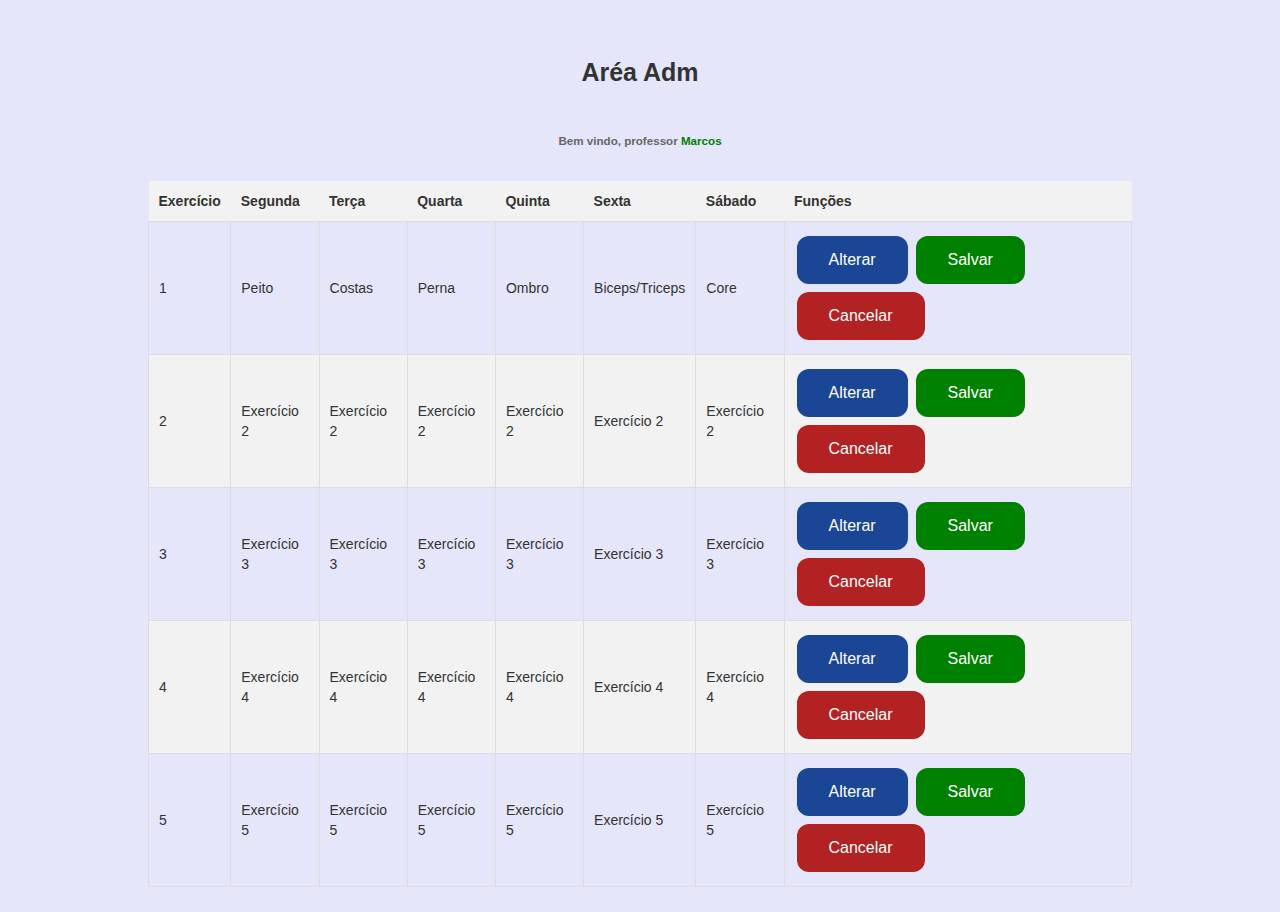
<file: XtremeGym/src/main/webapp/areaAdmEditar/telaEditar.html>
<!DOCTYPE html>
<html lang="en">

<head>
    <meta charset="UTF-8">
    <title>Edição de Aluno</title>
    <link rel="stylesheet" href="telaEditar.css">
</head>
<body>
<h1>Aréa Adm</h1>
<h5> Bem vindo, professor <span>Marcos</span> </h5>
<div class="table-container">
    <table class="responsive-table">
        <thead>
        <tr>
            <th>Exercício</th>
            <th>Segunda</th>
            <th>Terça</th>
            <th>Quarta</th>
            <th>Quinta</th>
            <th>Sexta</th>
            <th>Sábado</th>
            <th>Funções</th>
        </tr>
        </thead>
        <tbody>
        <tr>
            <td>1</td>
            <td>Peito</td>
            <td>Costas</td>
            <td>Perna</td>
            <td>Ombro</td>
            <td>Biceps/Triceps</td>
            <td>Core</td>
            <td>
                <button type="button" class="btn-alterar">Alterar</button>
                <button type="button" class="btn-salvar">Salvar</button>
                <button type="button" class="btn-cancelar">Cancelar</button>

            </td>
        </tr>
        <tr>
            <td>2</td>
            <td>Exercício 2</td>
            <td>Exercício 2</td>
            <td>Exercício 2</td>
            <td>Exercício 2</td>
            <td>Exercício 2</td>
            <td>Exercício 2</td>
            <td>
                <button type="button" class="btn-alterar">Alterar</button>
                <button type="button" class="btn-salvar">Salvar</button>
                <button type="button" class="btn-cancelar">Cancelar</button>

            </td>
        </tr>
        <tr>
            <td>3</td>
            <td>Exercício 3</td>
            <td>Exercício 3</td>
            <td>Exercício 3</td>
            <td>Exercício 3</td>
            <td>Exercício 3</td>
            <td>Exercício 3</td>
            <td>
                <button type="button" class="btn-alterar">Alterar</button>
                <button type="button" class="btn-salvar">Salvar</button>
                <button type="button" class="btn-cancelar">Cancelar</button>

            </td>
        </tr>
        <tr>
            <td>4</td>
            <td>Exercício 4</td>
            <td>Exercício 4</td>
            <td>Exercício 4</td>
            <td>Exercício 4</td>
            <td>Exercício 4</td>
            <td>Exercício 4</td>
            <td>
                <button type="button" class="btn-alterar">Alterar</button>
                <button type="button" class="btn-salvar">Salvar</button>
                <button type="button" class="btn-cancelar">Cancelar</button>
            </td>
        </tr>
        <tr>
            <td>5</td>
            <td>Exercício 5</td>
            <td>Exercício 5</td>
            <td>Exercício 5</td>
            <td>Exercício 5</td>
            <td>Exercício 5</td>
            <td>Exercício 5</td>
            <td>
                <button type="button" class="btn-alterar">Alterar</button>
                <button type="button" class="btn-salvar">Salvar</button>
                <button type="button" class="btn-cancelar">Cancelar</button>
            </td>
        </tr>
        </tbody>
    </table>
</div>
</body>
</html>
</file>
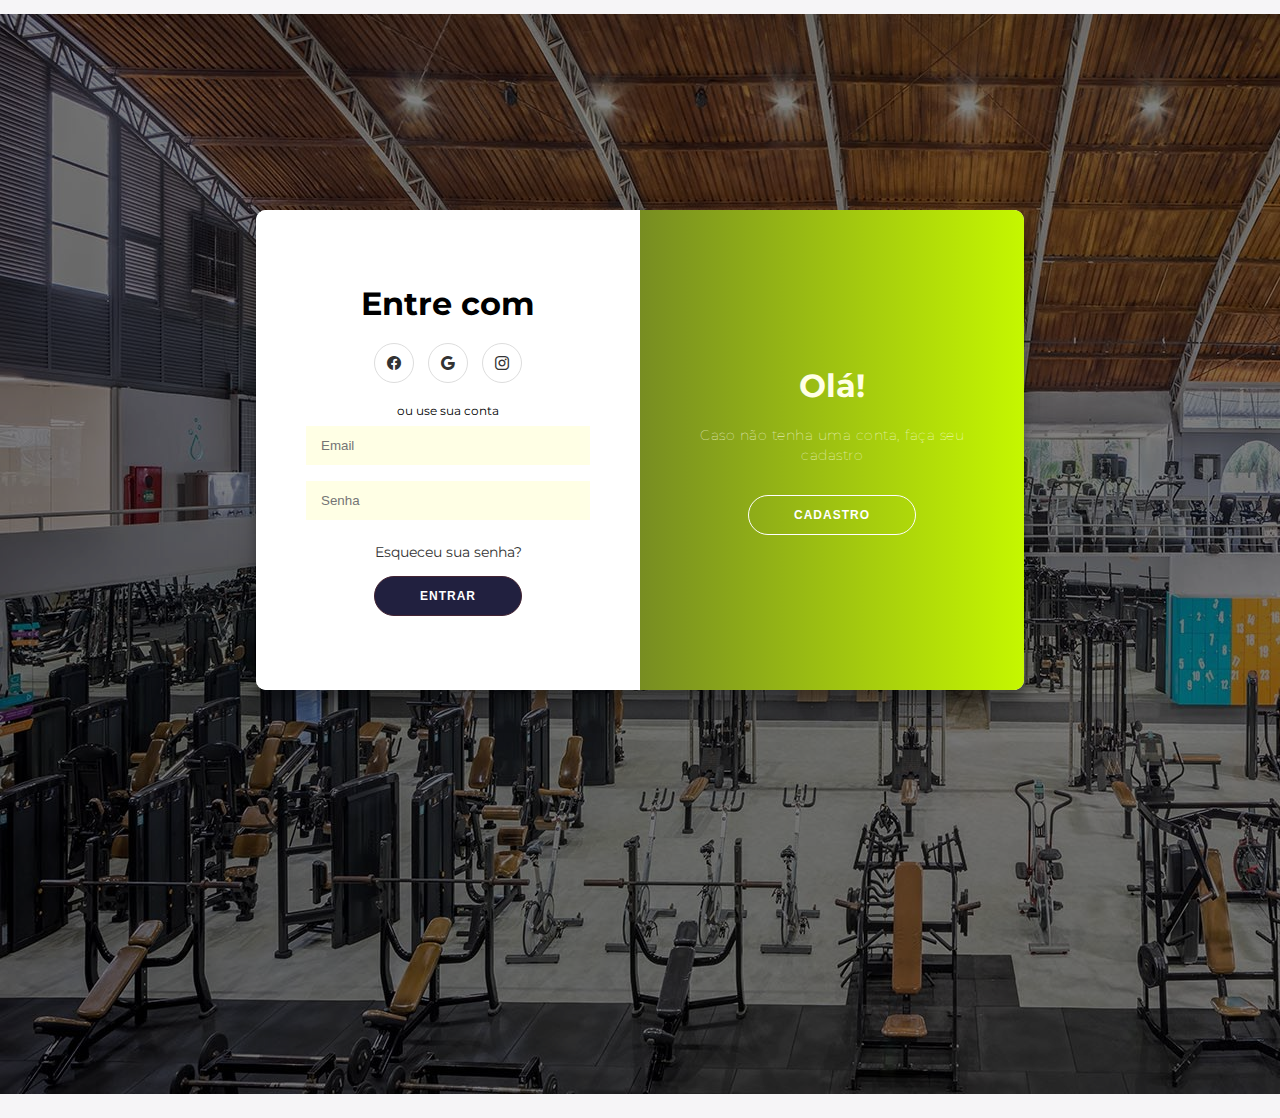
<file: XtremeGym/src/main/webapp/WEB-INF/loginCadastro.html>
<!DOCTYPE html>
<html lang="pt-br">
<head>
  <meta charset="UTF-8">
  <link rel="stylesheet" href="loginCadastro.css">
  <link rel="stylesheet" href="https://cdn.jsdelivr.net/npm/bootstrap-icons@1.10.4/font/bootstrap-icons.css">
</head>
<body>
<h2>Atgfweftasrfasrfas</h2>
<div id="Imagemfundo">
  <img src="academia%20xtreme.jpg" alt="Imagem de Fundo">
</div>
<div class="container" id="container">
  <div class="form-container sign-up-container">
    <form action="#">
      <h1>Cria uma conta</h1>
      <div class="social-container">
        <a href="#" class="social"><i class="bi bi-facebook"></i></a>
        <a href="#" class="social"><i class="bi bi-google"></i></a>
        <a href="#" class="social"><i class="bi bi-instagram"></i></a>
      </div>
      <span>ou use seu email para registro</span>
      <input type="text" placeholder="Nome" />
      <input type="CPF" placeholder="CPF" />
      <input type="email" placeholder="Email" />
      <input type="password" placeholder="Senha" />
      <input type="password" placeholder="Confirmar senha" />
      <button>Cadastrar</button>
    </form>
  </div>
  <div class="form-container sign-in-container">
    <form action="#">
      <h1>Entre com</h1>
      <div class="social-container">
        <a href="#" class="social"><i class="bi bi-facebook"></i></a>
        <a href="#" class="social"><i class="bi bi-google"></i></a>
        <a href="#" class="social"><i class="bi bi-instagram"></i></a>
      </div>
      <span>ou use sua conta</span>
      <input type="email" placeholder="Email" />
      <input type="password" placeholder="Senha" />
      <a href="#">Esqueceu sua senha?</a>
      <button>Entrar</button>
    </form>
  </div>
  <div class="overlay-container">
    <div class="overlay">
      <div class="overlay-panel overlay-left">
        <h1>Bem Vindo!</h1>
        <p>Para ter acesso sua área, faça seu cadastro</p>
        <button class="ghost" id="signIn">Login</button>
      </div>
      <div class="overlay-panel overlay-right">
        <h1>Olá!</h1>
        <p>Caso não tenha uma conta, faça seu cadastro</p>
        <button class="ghost" id="signUp">Cadastro</button>
      </div>
    </div>
  </div>
</div>

<script src="loginCadastro.js"></script>
</body>
</html>
</file>
<file: XtremeGym/src/main/webapp/areaAdmEditar/telaEditar.css>
body {
    margin: 0;
    padding: 25px;
    color: #333;
    font-size: 14px;
    line-height: 20px;
    font-family: -apple-system, BlinkMacSystemFont, 'Segoe UI', Roboto, Oxygen-Sans, Ubuntu, Cantarell, 'Helvetica Neue', sans-serif;
    background-color: #e6e6fa; /* Light lilac color */
}

.container {
    width: 80%;
    margin: auto;
    background-color: #d8bfd8; /* Lilac color */
    padding: 20px;
    border-radius: 15px;
}

h1 {
    color: #333; /* cor escura */
    font-family: Arial, sans-serif;
    text-align: center;
    padding: 20px 0;
    font-size: 25px;
}

h5 {
    color: #666; /* cor cinza */
    font-family: Arial, sans-serif;
    text-align: center;
    padding: 10px 0;
}

span {
    color: #008000; /* cor verde */
    font-weight: bold;
}

.table-container {
    width: 80%; /* ou a largura que você preferir */
    margin: auto;
}


.responsive-table {
    width: 100%;
    border-collapse: collapse;
}

.responsive-table th {
    background-color: #f2f2f2; /* cor cinza claro */
    color: #333; /* cor escura */
    padding: 10px;
    text-align: left;
}

.responsive-table td {
    border: 1px solid #ddd; /* cor cinza claro */
    padding: 10px;
    text-align: left;
}

.responsive-table tr:nth-child(even) {
    background-color: #f2f2f2; /* cor cinza claro */
}

button {
    background-color: #9370db; /* Medium lilac color */
    color: white;
    border: none;
    padding: 10px 20px;
    text-align: center;
    text-decoration: none;
    display: inline-block;
    font-size: 16px;
    margin: 4px 2px;
    cursor: pointer;
    border-radius: 12px;
}

.btn-alterar {
    background-color: #1b4695; /* azul suave */
    border: none;
    color: white;
    padding: 15px 32px;
    text-align: center;
    text-decoration: none;
    display: inline-block;
    font-size: 16px;
}

.btn-salvar {
    background-color: #008000; /* verde escuro */
    border: none;
    color: white;
    padding: 15px 32px;
    text-align: center;
    text-decoration: none;
    display: inline-block;
    font-size: 16px;
}

.btn-cancelar {
    background-color: #B22222; /* vermelho escuro */
    border: none;
    color: white;
    padding: 15px 32px;
    text-align: center;
    text-decoration: none;
    display: inline-block;
    font-size: 16px;
}
</file>
<file: XtremeGym/src/main/webapp/WEB-INF/loginCadastro.css>
@import url('https://fonts.googleapis.com/css?family=Montserrat:400,800');

* {
    box-sizing: border-box;
}

body {
    background: #f6f5f7;
    display: flex;
    justify-content: center;
    align-items: center;
    flex-direction: column;
    font-family: 'Montserrat', sans-serif;
    height: 100vh;
    margin: -20px 0 50px;
}

h1 {
    font-weight: bold;
    margin: 0;
}

h2 {
    text-align: center;
}

#Imagemfundo {
    position: relative;
    top: 0;
    left: 0;
    background-position: center;
    background-size: auto;
    flex-direction: row;
    align-items: center;
    width: 100%;
    height: 100%;
    z-index: 1;
    filter: brightness(50%);
}

.container {
    position: relative;
    z-index: 1;
}




p {
    font-size: 14px;
    font-weight: 100;
    line-height: 20px;
    letter-spacing: 0.5px;
    margin: 20px 0 30px;
}

span {
    font-size: 12px;
}

a {
    color: #333;
    font-size: 14px;
    text-decoration: none;
    margin: 15px 0;
}

button {
    border-radius: 20px;
    border: 1px solid #442433;
    background-color: #21203f;
    color: #FFFFFF;
    font-size: 12px;
    font-weight: bold;
    padding: 12px 45px;
    letter-spacing: 1px;
    text-transform: uppercase;
    transition: transform 80ms ease-in;
}

button:active {
    transform: scale(0.95);
}

button:focus {
    outline: none;
}

button.ghost {
    background-color: transparent;
    border-color: #FFFFFF;
}

form {
    background-color: #FFFFFF;
    display: flex;
    align-items: center;
    justify-content: center;
    flex-direction: column;
    padding: 0 50px;
    height: 100%;
    text-align: center;
}

input {
    background-color: #ffffe5;
    border: none;
    padding: 12px 15px;
    margin: 8px 0;
    width: 100%;
}

.container {
    background-color: #ffffff;
    border-radius: 10px;
    box-shadow: 0 14px 28px rgba(0,0,0,0.25),
    0 10px 10px rgba(0,0,0,0.22);
    overflow: hidden;
    width: 768px;
    max-width: 100%;
    min-height: 480px;
    position: absolute;
    top: 50%;
    left: 50%;
    transform: translate(-50%, -50%);
}

.form-container {
    position: absolute;
    top: 0;
    height: 100%;
    transition: all 0.6s ease-in-out;
}

.sign-in-container {
    left: 0;
    width: 50%;
    z-index: 2;
}

.container.right-panel-active .sign-in-container {
    transform: translateX(100%);
}

.sign-up-container {
    left: 0;
    width: 50%;
    opacity: 0;
    z-index: 1;
}

.container.right-panel-active .sign-up-container {
    transform: translateX(100%);
    opacity: 1;
    z-index: 5;
    animation: show 0.6s;
}

@keyframes show {
    0%, 49.99% {
        opacity: 0;
        z-index: 1;
    }

    50%, 100% {
        opacity: 1;
        z-index: 5;
    }
}

.overlay-container {
    position: absolute;
    top: 0;
    left: 50%;
    width: 50%;
    height: 100%;
    overflow: hidden;
    transition: transform 0.6s ease-in-out;
    z-index: 100;
}

.container.right-panel-active .overlay-container{
    transform: translateX(-100%);
}

.overlay {
    background: linear-gradient(to right, #2a2344, #c5f700);
    background-repeat: no-repeat;
    background-size: cover;
    background-position: 0 0;
    color: #ffffe5;
    position: relative;
    left: -100%;
    height: 100%;
    width: 200%;
    transform: translateX(0);
    transition: transform 0.6s ease-in-out;
}

.container.right-panel-active .overlay {
    transform: translateX(50%);
}

.overlay-panel {
    position: absolute;
    display: flex;
    align-items: center;
    justify-content: center;
    flex-direction: column;
    padding: 0 40px;
    text-align: center;
    top: 0;
    height: 100%;
    width: 50%;
    transform: translateX(0);
    transition: transform 0.6s ease-in-out;
}

.overlay-left {
    transform: translateX(-20%);
}

.container.right-panel-active .overlay-left {
    transform: translateX(0);
}

.overlay-right {
    right: 0;
    transform: translateX(0);
}

.container.right-panel-active .overlay-right {
    transform: translateX(20%);
}

.social-container {
    margin: 20px 0;
}

.social-container a {
    border: 1px solid #DDDDDD;
    border-radius: 50%;
    display: inline-flex;
    justify-content: center;
    align-items: center;
    margin: 0 5px;
    height: 40px;
    width: 40px;
}

footer {
    background-color: #222;
    color: #fff;
    font-size: 14px;
    bottom: 0;
    position: fixed;
    left: 0;
    right: 0;
    text-align: center;
    z-index: 999;
}

footer p {
    margin: 10px 0;
}

footer i {
    color: red;
}

footer a {
    color: #3c97bf;
    text-decoration: none;
}
</file>
